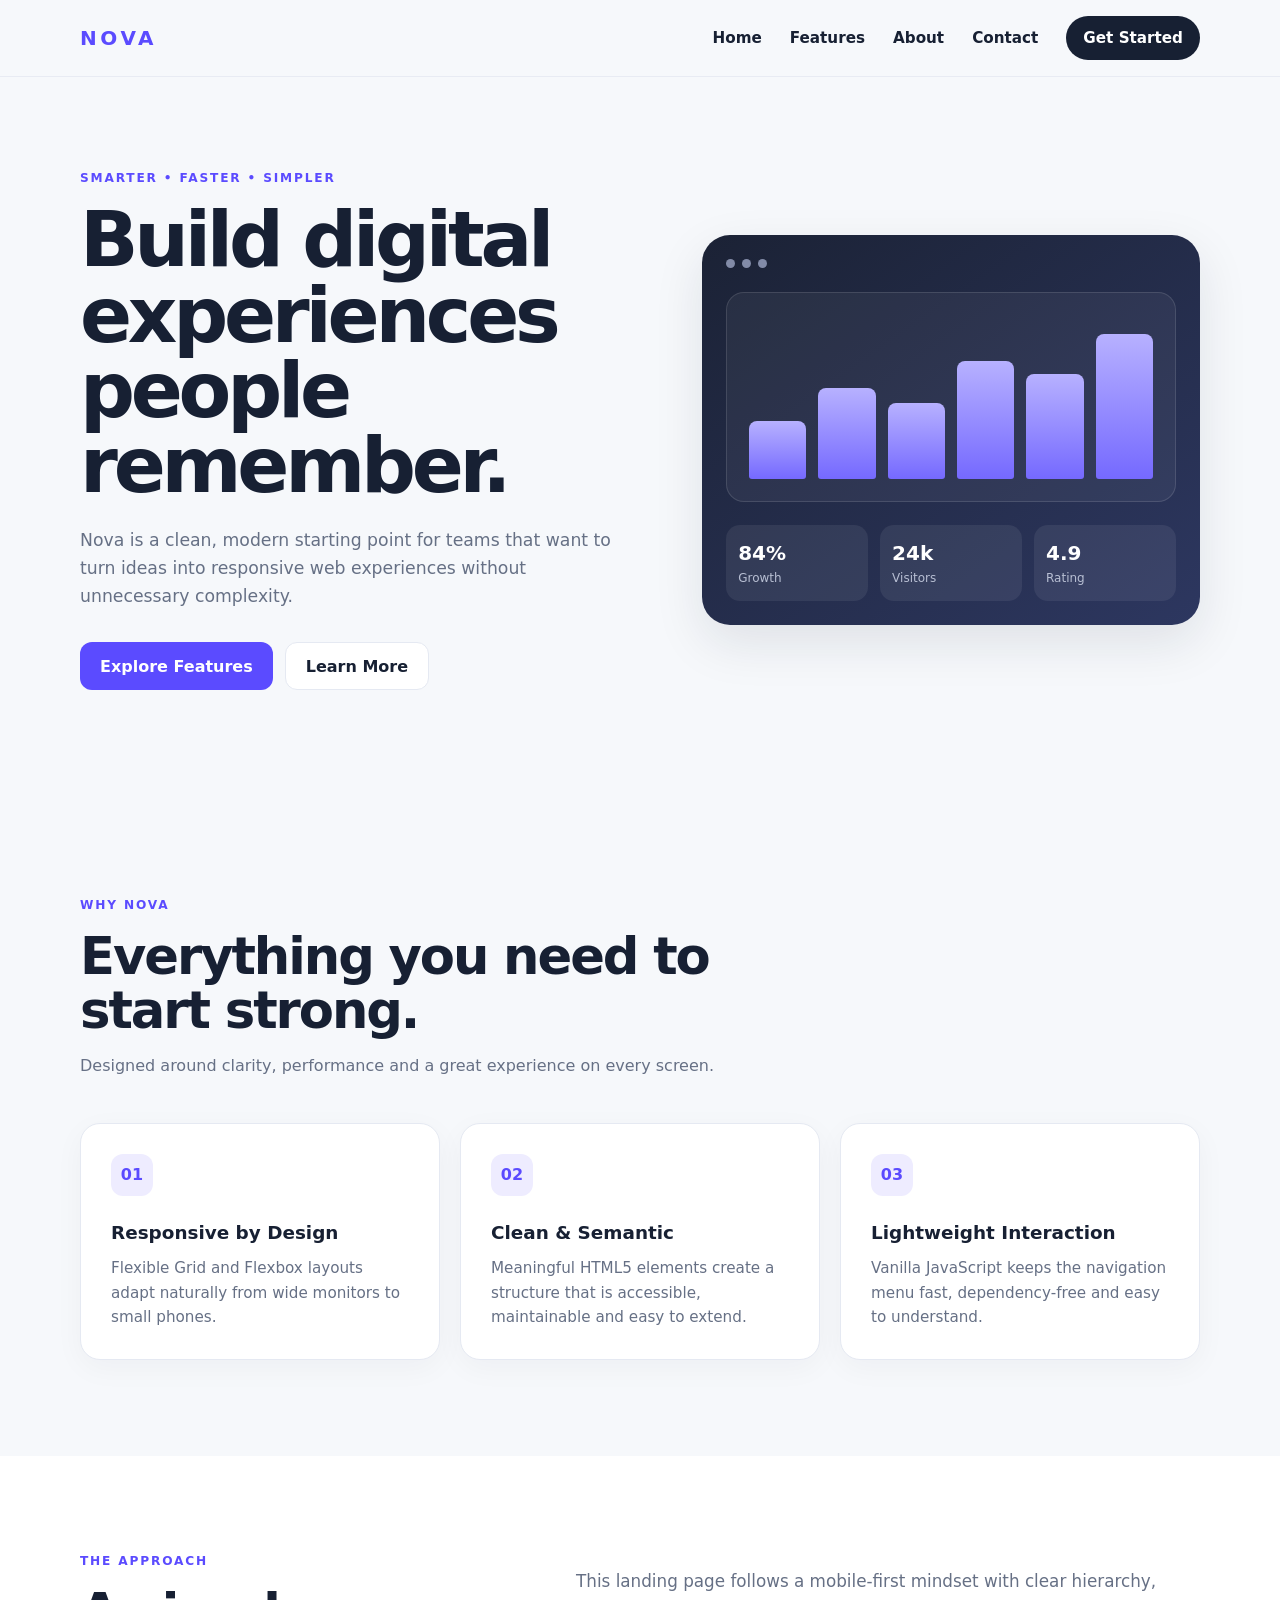
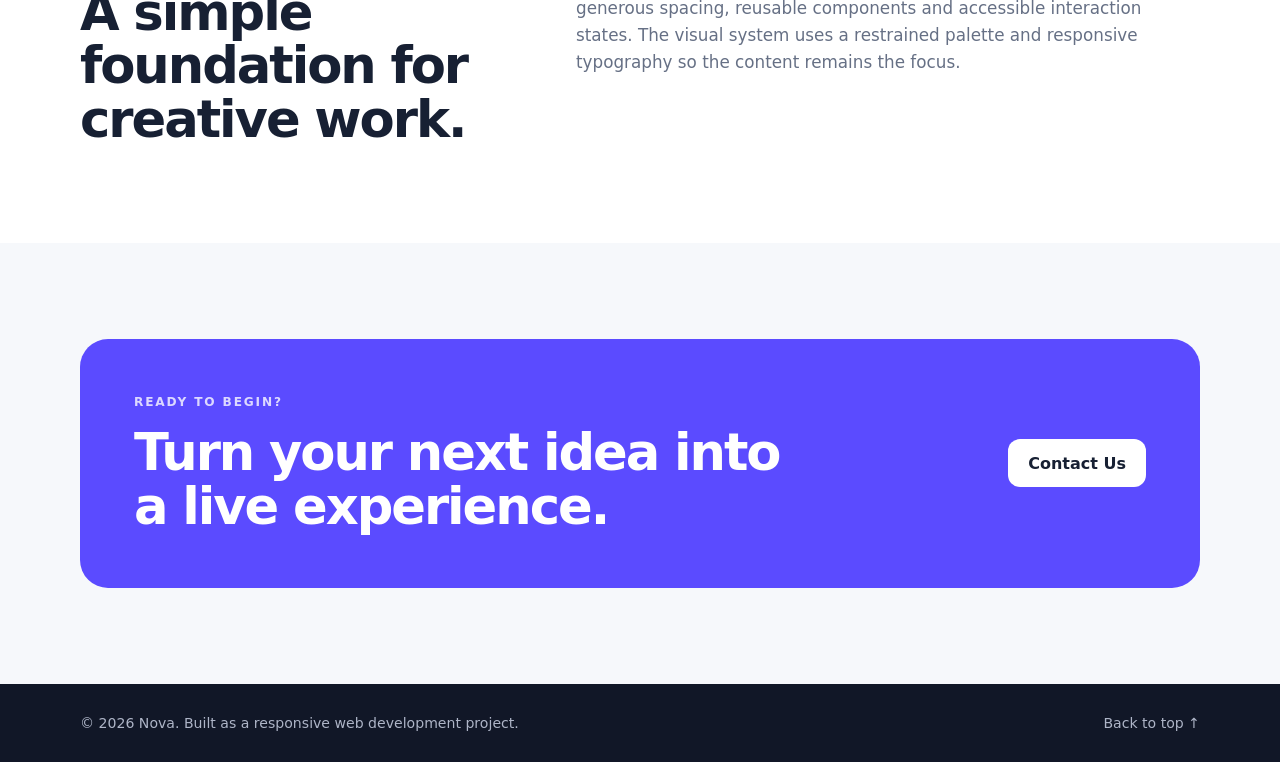
<file: index.html>
<!DOCTYPE html>
<html lang="en">
<head>
  <meta charset="UTF-8">
  <meta name="viewport" content="width=device-width, initial-scale=1.0">
  <meta name="description" content="Nova - a responsive landing page built with semantic HTML, modern CSS and vanilla JavaScript.">
  <title>Nova — Build Better Digital Experiences</title>
  <link rel="stylesheet" href="style.css">
</head>
<body>
  <header class="site-header">
    <div class="container nav-wrap">
      <a class="logo" href="#home" aria-label="Nova home">NOVA</a>

      <button class="menu-toggle" id="menuToggle"
              aria-controls="primaryNav" aria-expanded="false"
              aria-label="Open navigation menu">
        <span></span><span></span><span></span>
      </button>

      <nav id="primaryNav" class="primary-nav" aria-label="Primary navigation">
        <a href="#home">Home</a>
        <a href="#features">Features</a>
        <a href="#about">About</a>
        <a href="#contact">Contact</a>
        <a class="nav-cta" href="#contact">Get Started</a>
      </nav>
    </div>
  </header>

  <main id="home">
    <section class="hero">
      <div class="container hero-grid">
        <div class="hero-copy">
          <p class="eyebrow">SMARTER • FASTER • SIMPLER</p>
          <h1>Build digital experiences people remember.</h1>
          <p class="hero-text">
            Nova is a clean, modern starting point for teams that want to turn
            ideas into responsive web experiences without unnecessary complexity.
          </p>
          <div class="hero-actions">
            <a class="btn btn-primary" href="#features">Explore Features</a>
            <a class="btn btn-secondary" href="#about">Learn More</a>
          </div>
        </div>

        <div class="hero-card" aria-label="Product preview">
          <div class="card-top">
            <span class="dot"></span><span class="dot"></span><span class="dot"></span>
          </div>
          <div class="chart">
            <div class="bar bar-1"></div>
            <div class="bar bar-2"></div>
            <div class="bar bar-3"></div>
            <div class="bar bar-4"></div>
            <div class="bar bar-5"></div>
            <div class="bar bar-6"></div>
          </div>
          <div class="metric-row">
            <div><strong>84%</strong><span>Growth</span></div>
            <div><strong>24k</strong><span>Visitors</span></div>
            <div><strong>4.9</strong><span>Rating</span></div>
          </div>
        </div>
      </div>
    </section>

    <section id="features" class="features section">
      <div class="container">
        <div class="section-heading">
          <p class="eyebrow">WHY NOVA</p>
          <h2>Everything you need to start strong.</h2>
          <p>Designed around clarity, performance and a great experience on every screen.</p>
        </div>

        <div class="feature-grid">
          <article class="feature-card">
            <div class="icon">01</div>
            <h3>Responsive by Design</h3>
            <p>Flexible Grid and Flexbox layouts adapt naturally from wide monitors to small phones.</p>
          </article>
          <article class="feature-card">
            <div class="icon">02</div>
            <h3>Clean & Semantic</h3>
            <p>Meaningful HTML5 elements create a structure that is accessible, maintainable and easy to extend.</p>
          </article>
          <article class="feature-card">
            <div class="icon">03</div>
            <h3>Lightweight Interaction</h3>
            <p>Vanilla JavaScript keeps the navigation menu fast, dependency-free and easy to understand.</p>
          </article>
        </div>
      </div>
    </section>

    <section id="about" class="about section">
      <div class="container about-grid">
        <div>
          <p class="eyebrow">THE APPROACH</p>
          <h2>A simple foundation for creative work.</h2>
        </div>
        <p>
          This landing page follows a mobile-first mindset with clear hierarchy,
          generous spacing, reusable components and accessible interaction states.
          The visual system uses a restrained palette and responsive typography so
          the content remains the focus.
        </p>
      </div>
    </section>

    <section id="contact" class="cta section">
      <div class="container cta-box">
        <div>
          <p class="eyebrow">READY TO BEGIN?</p>
          <h2>Turn your next idea into a live experience.</h2>
        </div>
        <a class="btn btn-light" href="mailto:hello@example.com">Contact Us</a>
      </div>
    </section>
  </main>

  <footer class="site-footer">
    <div class="container footer-wrap">
      <p>© 2026 Nova. Built as a responsive web development project.</p>
      <a href="#home">Back to top ↑</a>
    </div>
  </footer>

  <script src="script.js"></script>
</body>
</html>
</file>
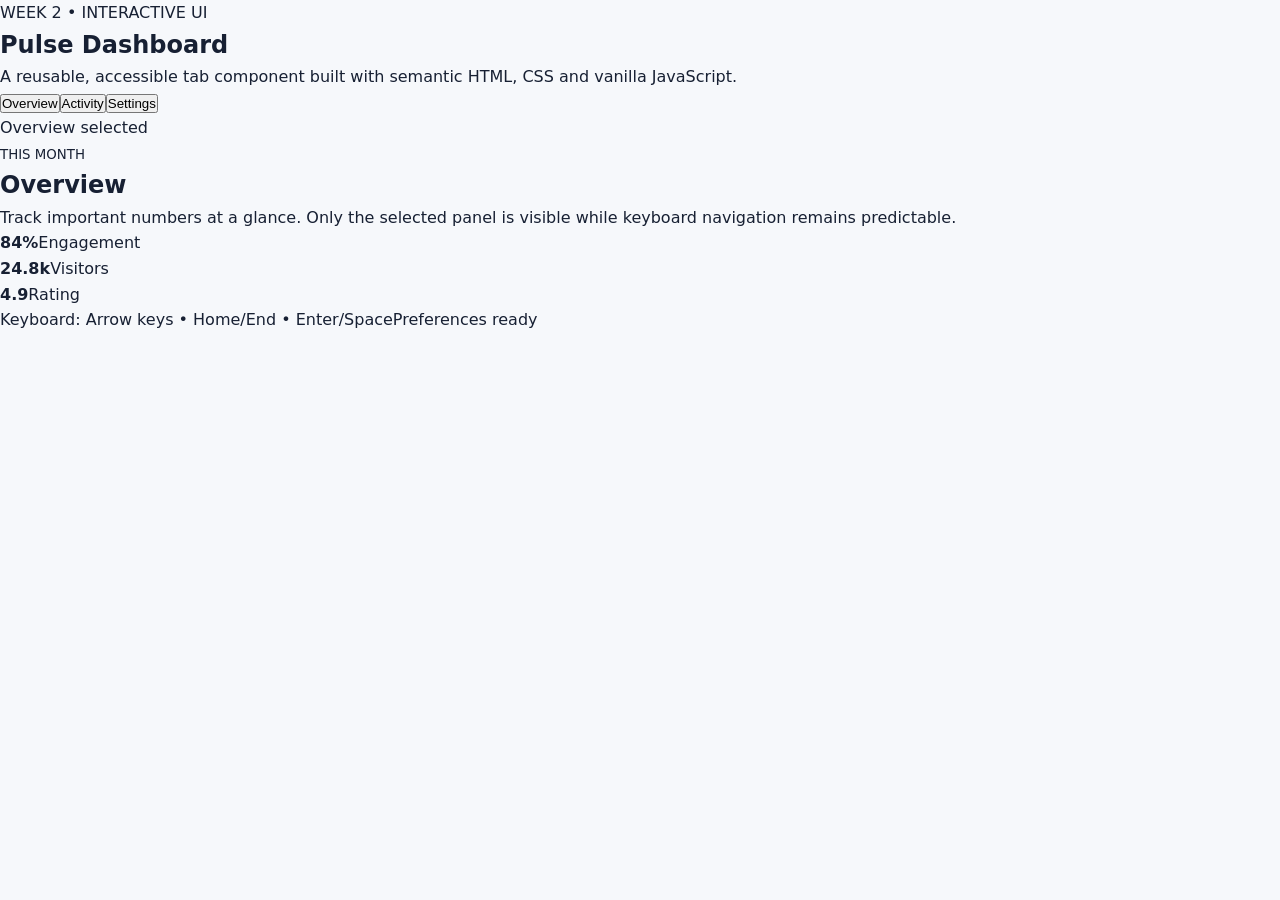
<file: index2.html>
<!doctype html><html lang="en"><head><meta charset="utf-8"><meta name="viewport" content="width=device-width,initial-scale=1"><meta name="description" content="Accessible responsive tabs UI"><title>Pulse Dashboard</title><link rel="stylesheet" href="style.css"></head><body><main class="wrap"><section class="card" aria-labelledby="title"><header><span class="badge">WEEK 2 • INTERACTIVE UI</span><h1 id="title">Pulse Dashboard</h1><p>A reusable, accessible tab component built with semantic HTML, CSS and vanilla JavaScript.</p></header><div class="tabs" data-tabs><div class="tabhead"><div role="tablist" aria-label="Dashboard sections"><button class="tab active" id="tab1" role="tab" aria-selected="true" aria-controls="panel1" tabindex="0">Overview</button><button class="tab" id="tab2" role="tab" aria-selected="false" aria-controls="panel2" tabindex="-1">Activity</button><button class="tab" id="tab3" role="tab" aria-selected="false" aria-controls="panel3" tabindex="-1">Settings</button></div><span id="status" role="status" aria-live="polite">Overview selected</span></div><div class="panels"><section class="panel" id="panel1" role="tabpanel" aria-labelledby="tab1" tabindex="0"><div><small>THIS MONTH</small><h2>Overview</h2><p>Track important numbers at a glance. Only the selected panel is visible while keyboard navigation remains predictable.</p></div><div class="stats"><div><b>84%</b><span>Engagement</span></div><div><b>24.8k</b><span>Visitors</span></div><div><b>4.9</b><span>Rating</span></div></div></section><section class="panel" id="panel2" role="tabpanel" aria-labelledby="tab2" tabindex="0" hidden><div><small>RECENT EVENTS</small><h2>Activity</h2><p>Review recent actions in a compact responsive timeline.</p></div><ol><li><span>09:30</span><b>New visitor goal reached</b></li><li><span>11:15</span><b>Weekly report generated</b></li><li><span>14:40</span><b>Preferences saved</b></li></ol></section><section class="panel" id="panel3" role="tabpanel" aria-labelledby="tab3" tabindex="0" hidden><div><small>PREFERENCES</small><h2>Settings</h2><p>These controls demonstrate additional DOM state updates.</p></div><div class="settings"><label>Email summaries <input id="email" type="checkbox" checked></label><label>Compact view <input id="compact" type="checkbox"></label></div></section></div></div><noscript><div class="fallback">JavaScript is disabled. The dashboard content remains available; enable JavaScript for interactive tabs.</div></noscript><footer><span>Keyboard: Arrow keys • Home/End • Enter/Space</span><span id="prefs">Preferences ready</span></footer></section></main><script src="script.js"></script></body></html>
</file>
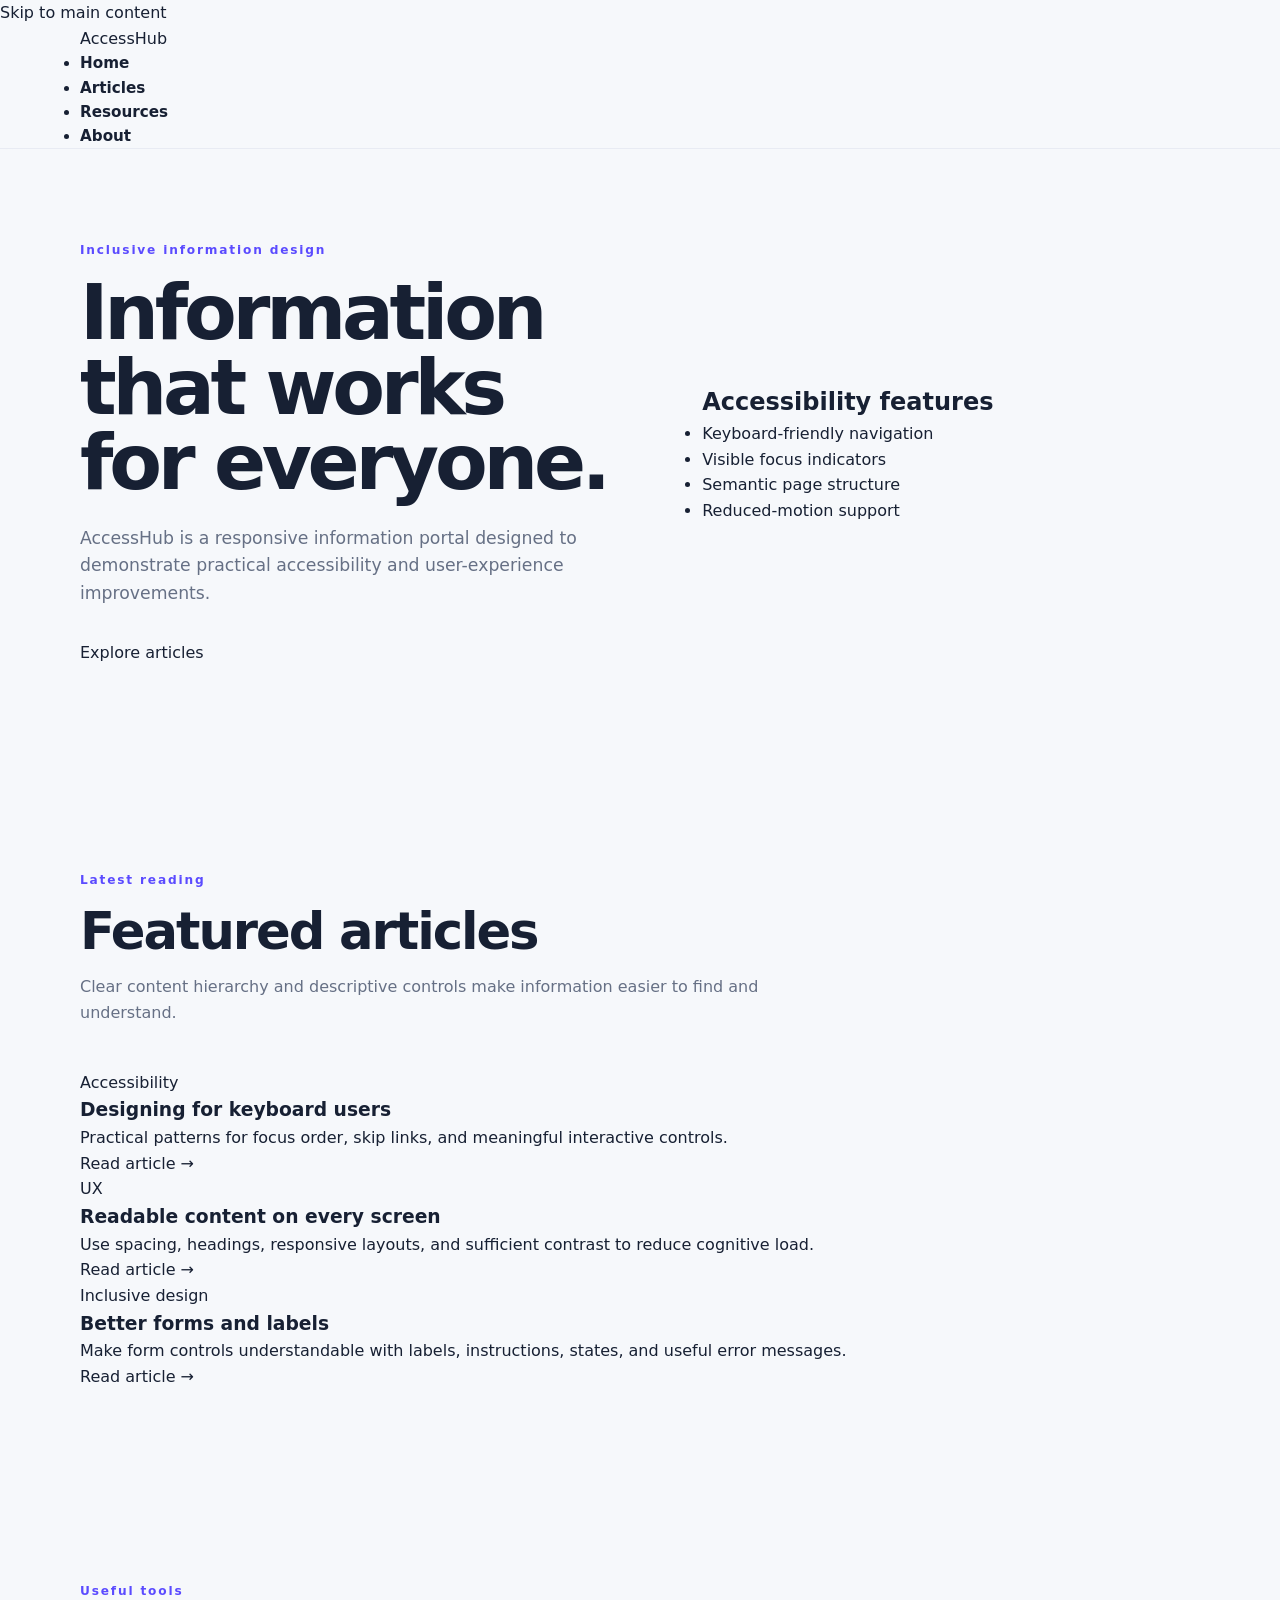
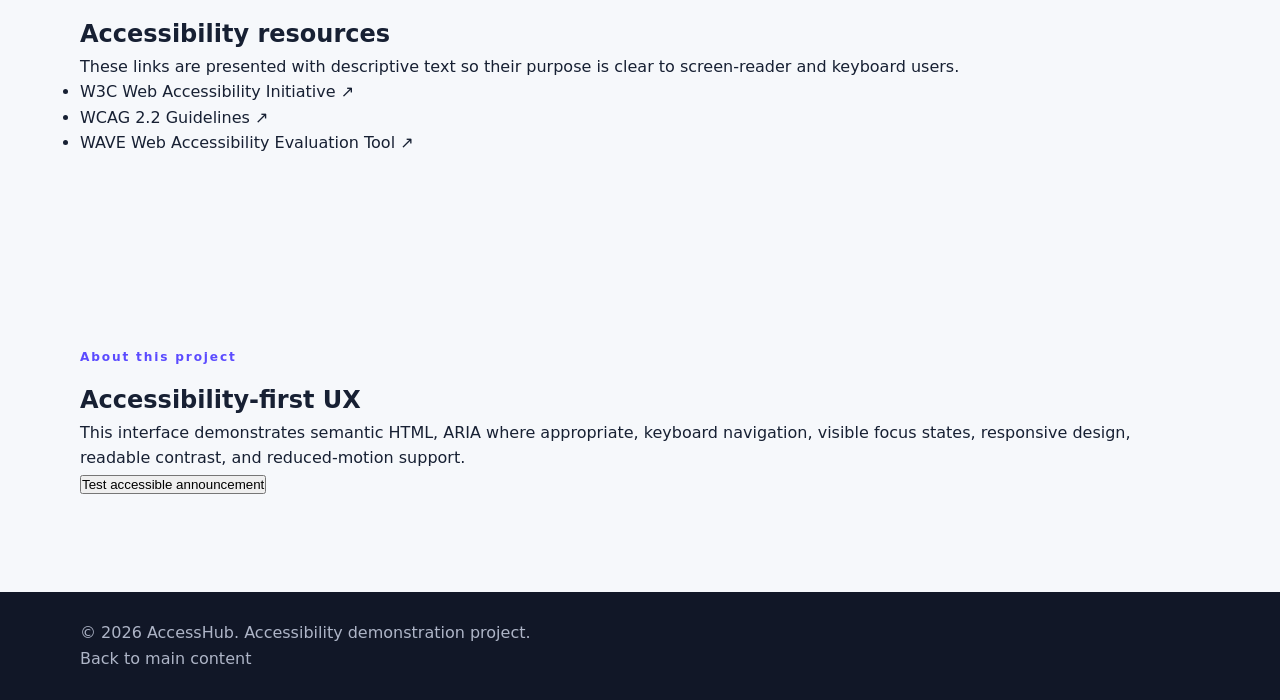
<file: index3.html>
<!DOCTYPE html>
<html lang="en">
<head>
  <meta charset="UTF-8">
  <meta name="viewport" content="width=device-width, initial-scale=1.0">
  <meta name="description" content="AccessHub accessibility-focused information portal demonstration.">
  <title>AccessHub | Accessible Information Portal</title>
  <link rel="stylesheet" href="style.css">
</head>
<body>
  <a class="skip-link" href="#main-content">Skip to main content</a>

  <header class="site-header">
    <div class="container header-inner">
      <a class="brand" href="#home" aria-label="AccessHub home">AccessHub</a>
      <button class="menu-toggle" type="button" aria-expanded="false" aria-controls="primary-nav">
        <span class="sr-only">Toggle navigation menu</span>
        <span aria-hidden="true">☰</span>
      </button>
      <nav id="primary-nav" class="primary-nav" aria-label="Primary navigation">
        <ul>
          <li><a href="#home">Home</a></li>
          <li><a href="#articles">Articles</a></li>
          <li><a href="#resources">Resources</a></li>
          <li><a href="#about">About</a></li>
        </ul>
      </nav>
    </div>
  </header>

  <main id="main-content">
    <section id="home" class="hero" aria-labelledby="hero-title">
      <div class="container hero-grid">
        <div>
          <p class="eyebrow">Inclusive information design</p>
          <h1 id="hero-title">Information that works for everyone.</h1>
          <p class="hero-text">AccessHub is a responsive information portal designed to demonstrate practical accessibility and user-experience improvements.</p>
          <a class="button" href="#articles">Explore articles</a>
        </div>
        <aside class="access-card" aria-labelledby="access-title">
          <h2 id="access-title">Accessibility features</h2>
          <ul>
            <li>Keyboard-friendly navigation</li>
            <li>Visible focus indicators</li>
            <li>Semantic page structure</li>
            <li>Reduced-motion support</li>
          </ul>
        </aside>
      </div>
    </section>

    <section id="articles" class="section" aria-labelledby="articles-title">
      <div class="container">
        <div class="section-heading">
          <p class="eyebrow">Latest reading</p>
          <h2 id="articles-title">Featured articles</h2>
          <p>Clear content hierarchy and descriptive controls make information easier to find and understand.</p>
        </div>

        <div class="article-grid">
          <article class="article-card">
            <p class="tag">Accessibility</p>
            <h3><a href="#article-1">Designing for keyboard users</a></h3>
            <p>Practical patterns for focus order, skip links, and meaningful interactive controls.</p>
            <a class="read-link" href="#article-1" aria-label="Read Designing for keyboard users article">Read article <span aria-hidden="true">→</span></a>
          </article>

          <article class="article-card">
            <p class="tag">UX</p>
            <h3><a href="#article-2">Readable content on every screen</a></h3>
            <p>Use spacing, headings, responsive layouts, and sufficient contrast to reduce cognitive load.</p>
            <a class="read-link" href="#article-2" aria-label="Read Readable content on every screen article">Read article <span aria-hidden="true">→</span></a>
          </article>

          <article class="article-card">
            <p class="tag">Inclusive design</p>
            <h3><a href="#article-3">Better forms and labels</a></h3>
            <p>Make form controls understandable with labels, instructions, states, and useful error messages.</p>
            <a class="read-link" href="#article-3" aria-label="Read Better forms and labels article">Read article <span aria-hidden="true">→</span></a>
          </article>
        </div>
      </div>
    </section>

    <section id="resources" class="section section-alt" aria-labelledby="resources-title">
      <div class="container two-column">
        <div>
          <p class="eyebrow">Useful tools</p>
          <h2 id="resources-title">Accessibility resources</h2>
          <p>These links are presented with descriptive text so their purpose is clear to screen-reader and keyboard users.</p>
        </div>
        <ul class="resource-list">
          <li><a href="https://www.w3.org/WAI/" target="_blank" rel="noopener noreferrer">W3C Web Accessibility Initiative <span aria-hidden="true">↗</span></a></li>
          <li><a href="https://www.w3.org/TR/WCAG22/" target="_blank" rel="noopener noreferrer">WCAG 2.2 Guidelines <span aria-hidden="true">↗</span></a></li>
          <li><a href="https://wave.webaim.org/" target="_blank" rel="noopener noreferrer">WAVE Web Accessibility Evaluation Tool <span aria-hidden="true">↗</span></a></li>
        </ul>
      </div>
    </section>

    <section id="about" class="section" aria-labelledby="about-title">
      <div class="container about-box">
        <div>
          <p class="eyebrow">About this project</p>
          <h2 id="about-title">Accessibility-first UX</h2>
          <p>This interface demonstrates semantic HTML, ARIA where appropriate, keyboard navigation, visible focus states, responsive design, readable contrast, and reduced-motion support.</p>
        </div>
        <button class="button secondary" type="button" id="announce-button">Test accessible announcement</button>
      </div>
      <p id="live-status" class="sr-only" role="status" aria-live="polite" aria-atomic="true"></p>
    </section>
  </main>

  <footer class="site-footer">
    <div class="container footer-inner">
      <p>&copy; 2026 AccessHub. Accessibility demonstration project.</p>
      <a href="#main-content">Back to main content</a>
    </div>
  </footer>

  <noscript>
    <div class="noscript-message">JavaScript is disabled. All primary content remains available, and navigation links continue to work.</div>
  </noscript>
  <script src="script.js"></script>
</body>
</html>
</file>
<file: style.css>
/* Base reset and design tokens */
:root {
  --bg: #f6f8fb;
  --surface: #ffffff;
  --text: #172033;
  --muted: #667085;
  --primary: #5b4bff;
  --primary-dark: #4032d4;
  --border: #e5e9f2;
  --shadow: 0 18px 50px rgba(23, 32, 51, 0.10);
  --radius: 20px;
  --container: 1120px;
}

* { box-sizing: border-box; margin: 0; padding: 0; }
html { scroll-behavior: smooth; }
body {
  font-family: Inter, ui-sans-serif, system-ui, -apple-system, BlinkMacSystemFont, "Segoe UI", sans-serif;
  color: var(--text);
  background: var(--bg);
  line-height: 1.6;
}
a { color: inherit; text-decoration: none; }
.container { width: min(var(--container), calc(100% - 40px)); margin-inline: auto; }
.section { padding: 96px 0; }

/* Header */
.site-header {
  position: sticky;
  top: 0;
  z-index: 10;
  background: rgba(246, 248, 251, 0.92);
  backdrop-filter: blur(12px);
  border-bottom: 1px solid rgba(229, 233, 242, 0.8);
}
.nav-wrap { min-height: 76px; display: flex; align-items: center; justify-content: space-between; gap: 24px; }
.logo { font-size: 1.25rem; font-weight: 900; letter-spacing: 0.18em; color: var(--primary); }
.primary-nav { display: flex; align-items: center; gap: 28px; font-size: 0.95rem; font-weight: 650; }
.primary-nav a:not(.nav-cta):hover { color: var(--primary); }
.nav-cta { padding: 10px 17px; border-radius: 999px; background: var(--text); color: white; }
.menu-toggle { display: none; border: 0; background: transparent; cursor: pointer; padding: 8px; }
.menu-toggle span { display: block; width: 24px; height: 2px; margin: 5px 0; background: var(--text); transition: 0.2s; }

/* Hero */
.hero { padding: 92px 0 110px; overflow: hidden; }
.hero-grid { display: grid; grid-template-columns: 1.05fr 0.95fr; gap: 72px; align-items: center; }
.eyebrow { color: var(--primary); font-size: 0.76rem; font-weight: 850; letter-spacing: 0.15em; margin-bottom: 14px; }
.hero h1 { max-width: 700px; font-size: clamp(2.8rem, 6vw, 5.4rem); line-height: 0.98; letter-spacing: -0.055em; }
.hero-text { max-width: 620px; margin: 24px 0 32px; color: var(--muted); font-size: 1.08rem; }
.hero-actions { display: flex; flex-wrap: wrap; gap: 12px; }
.btn { display: inline-flex; align-items: center; justify-content: center; min-height: 48px; padding: 0 20px; border-radius: 12px; font-weight: 750; transition: transform .2s, background .2s; }
.btn:hover { transform: translateY(-2px); }
.btn-primary { background: var(--primary); color: white; }
.btn-primary:hover { background: var(--primary-dark); }
.btn-secondary { background: var(--surface); border: 1px solid var(--border); }

.hero-card {
  min-height: 390px; padding: 24px; border-radius: 28px;
  background: linear-gradient(145deg, #1b2235, #2d3760);
  box-shadow: var(--shadow); color: white;
  display: flex; flex-direction: column; justify-content: space-between;
}
.card-top { display: flex; gap: 7px; }
.dot { width: 9px; height: 9px; border-radius: 50%; background: #aeb8d7; opacity: .7; }
.chart { height: 210px; display: flex; align-items: end; gap: 12px; padding: 22px; border: 1px solid rgba(255,255,255,.12); border-radius: 18px; background: rgba(255,255,255,.05); }
.bar { flex: 1; border-radius: 8px 8px 3px 3px; background: linear-gradient(to top, #7569ff, #b7b1ff); }
.bar-1 { height: 35%; } .bar-2 { height: 55%; } .bar-3 { height: 46%; }
.bar-4 { height: 72%; } .bar-5 { height: 64%; } .bar-6 { height: 88%; }
.metric-row { display: grid; grid-template-columns: repeat(3, 1fr); gap: 12px; }
.metric-row div { padding: 12px; border-radius: 14px; background: rgba(255,255,255,.07); }
.metric-row strong, .metric-row span { display: block; }
.metric-row strong { font-size: 1.25rem; } .metric-row span { color: #b8bfd3; font-size: .75rem; }

/* Features */
.section-heading { max-width: 700px; margin-bottom: 44px; }
.section-heading h2, .about h2, .cta h2 { font-size: clamp(2rem, 4vw, 3.2rem); line-height: 1.05; letter-spacing: -0.04em; }
.section-heading > p:last-child, .about-grid > p { color: var(--muted); margin-top: 16px; }
.feature-grid { display: grid; grid-template-columns: repeat(3, 1fr); gap: 20px; }
.feature-card { background: var(--surface); border: 1px solid var(--border); border-radius: var(--radius); padding: 30px; box-shadow: 0 8px 30px rgba(23,32,51,.04); }
.icon { width: 42px; height: 42px; display: grid; place-items: center; border-radius: 12px; background: #eeecff; color: var(--primary); font-weight: 850; margin-bottom: 22px; }
.feature-card h3 { font-size: 1.15rem; margin-bottom: 9px; }
.feature-card p { color: var(--muted); font-size: .95rem; }

/* About and CTA */
.about { background: var(--surface); }
.about-grid { display: grid; grid-template-columns: .8fr 1.2fr; gap: 80px; align-items: start; }
.about-grid > p { font-size: 1.05rem; max-width: 650px; }
.cta-box { display: flex; align-items: center; justify-content: space-between; gap: 30px; padding: 54px; border-radius: 28px; background: var(--primary); color: white; }
.cta .eyebrow { color: #dcd8ff; }
.cta h2 { max-width: 680px; }
.btn-light { background: white; color: var(--text); flex-shrink: 0; }

/* Footer */
.site-footer { background: #111727; color: #aeb5c7; padding: 28px 0; }
.footer-wrap { display: flex; align-items: center; justify-content: space-between; gap: 20px; font-size: .88rem; }
.footer-wrap a:hover { color: white; }

/* Tablet and mobile */
@media (max-width: 900px) {
  .hero-grid { grid-template-columns: 1fr; gap: 48px; }
  .hero-card { max-width: 650px; }
  .feature-grid { grid-template-columns: 1fr; }
  .about-grid { grid-template-columns: 1fr; gap: 24px; }
}
@media (max-width: 700px) {
  .container { width: min(var(--container), calc(100% - 28px)); }
  .section { padding: 70px 0; }
  .hero { padding: 65px 0 80px; }
  .menu-toggle { display: block; }
  .primary-nav {
    display: none; position: absolute; left: 14px; right: 14px; top: 70px;
    flex-direction: column; align-items: stretch; gap: 4px; padding: 12px;
    background: var(--surface); border: 1px solid var(--border);
    border-radius: 16px; box-shadow: var(--shadow);
  }
  .primary-nav.is-open { display: flex; }
  .primary-nav a { padding: 11px 12px; }
  .nav-cta { text-align: center; margin-top: 5px; }
  .hero h1 { font-size: clamp(2.6rem, 13vw, 4rem); }
  .hero-card { min-height: 330px; padding: 18px; }
  .chart { height: 170px; gap: 7px; padding: 14px; }
  .metric-row { gap: 7px; }
  .metric-row div { padding: 9px; }
  .cta-box { flex-direction: column; align-items: flex-start; padding: 34px 26px; }
  .footer-wrap { flex-direction: column; align-items: flex-start; }
}
@media (prefers-reduced-motion: reduce) {
  html { scroll-behavior: auto; }
  .btn, .menu-toggle span { transition: none; }
}
</file>
